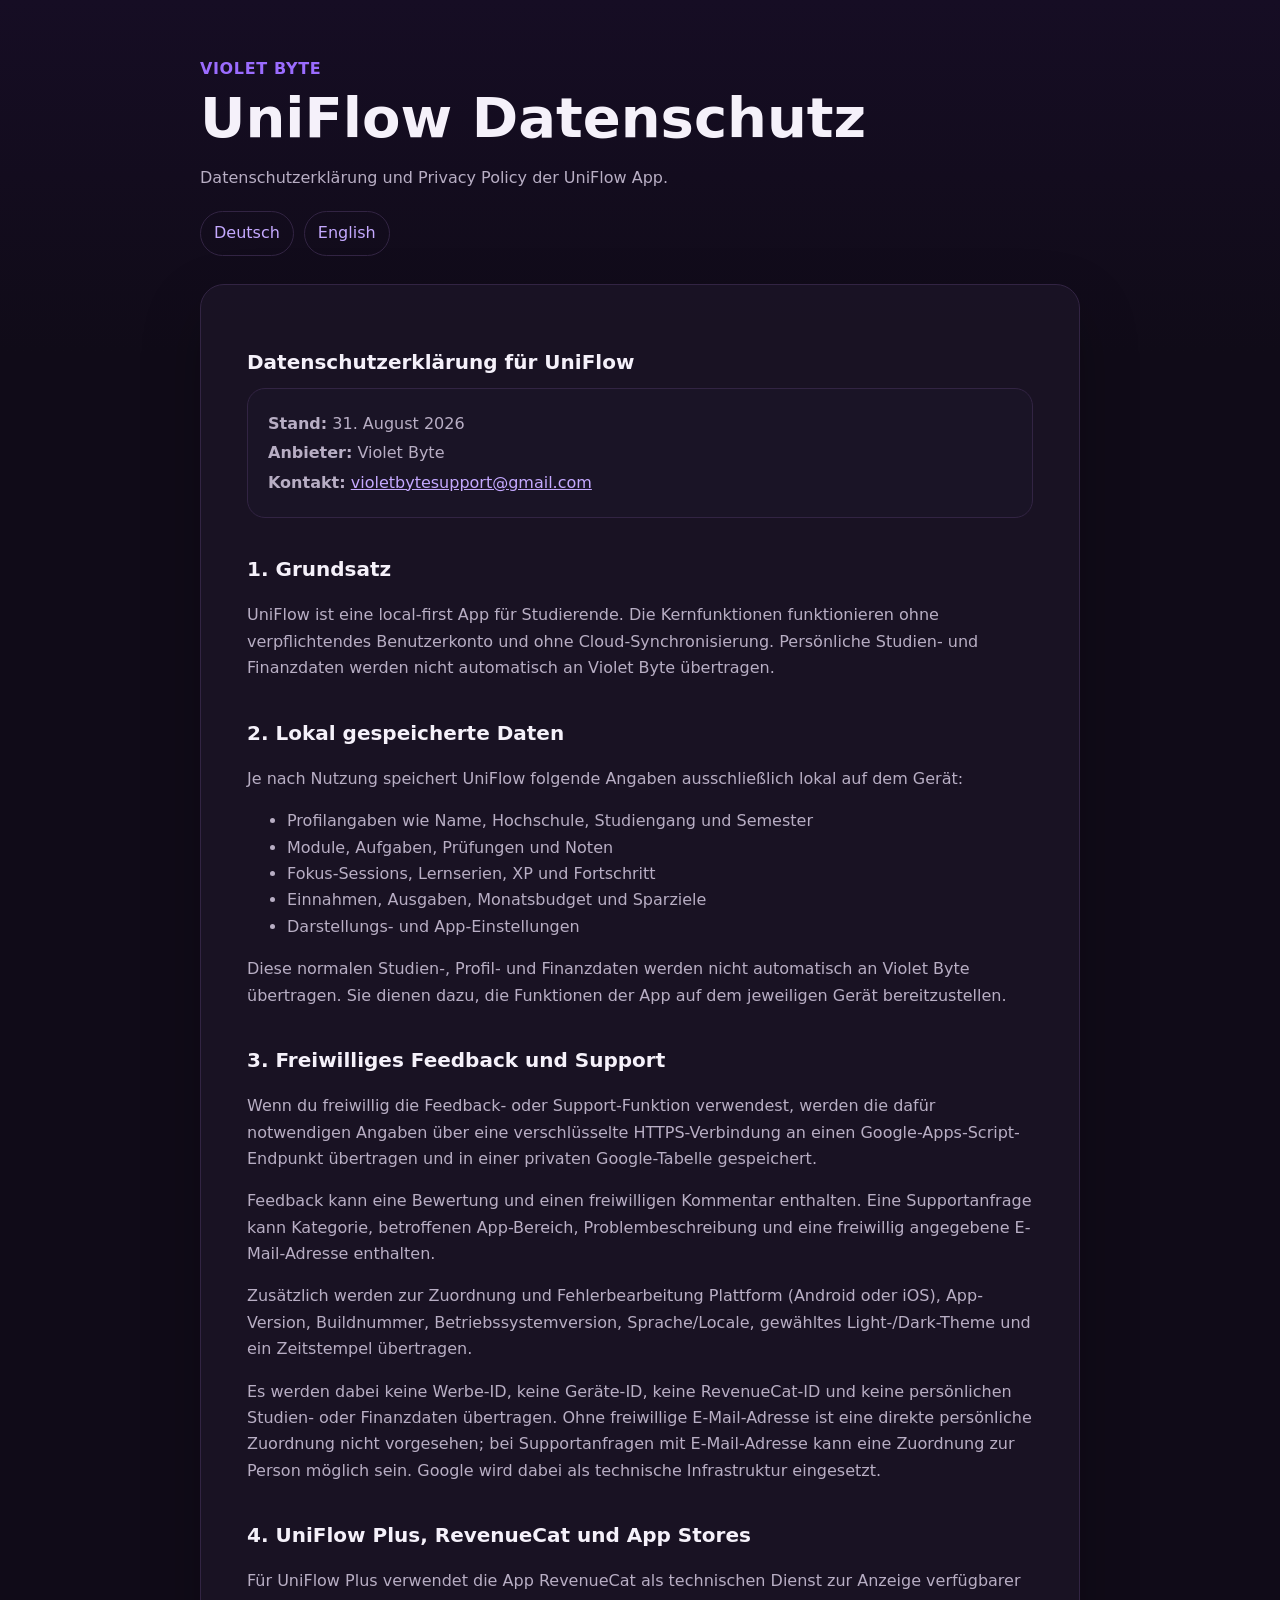
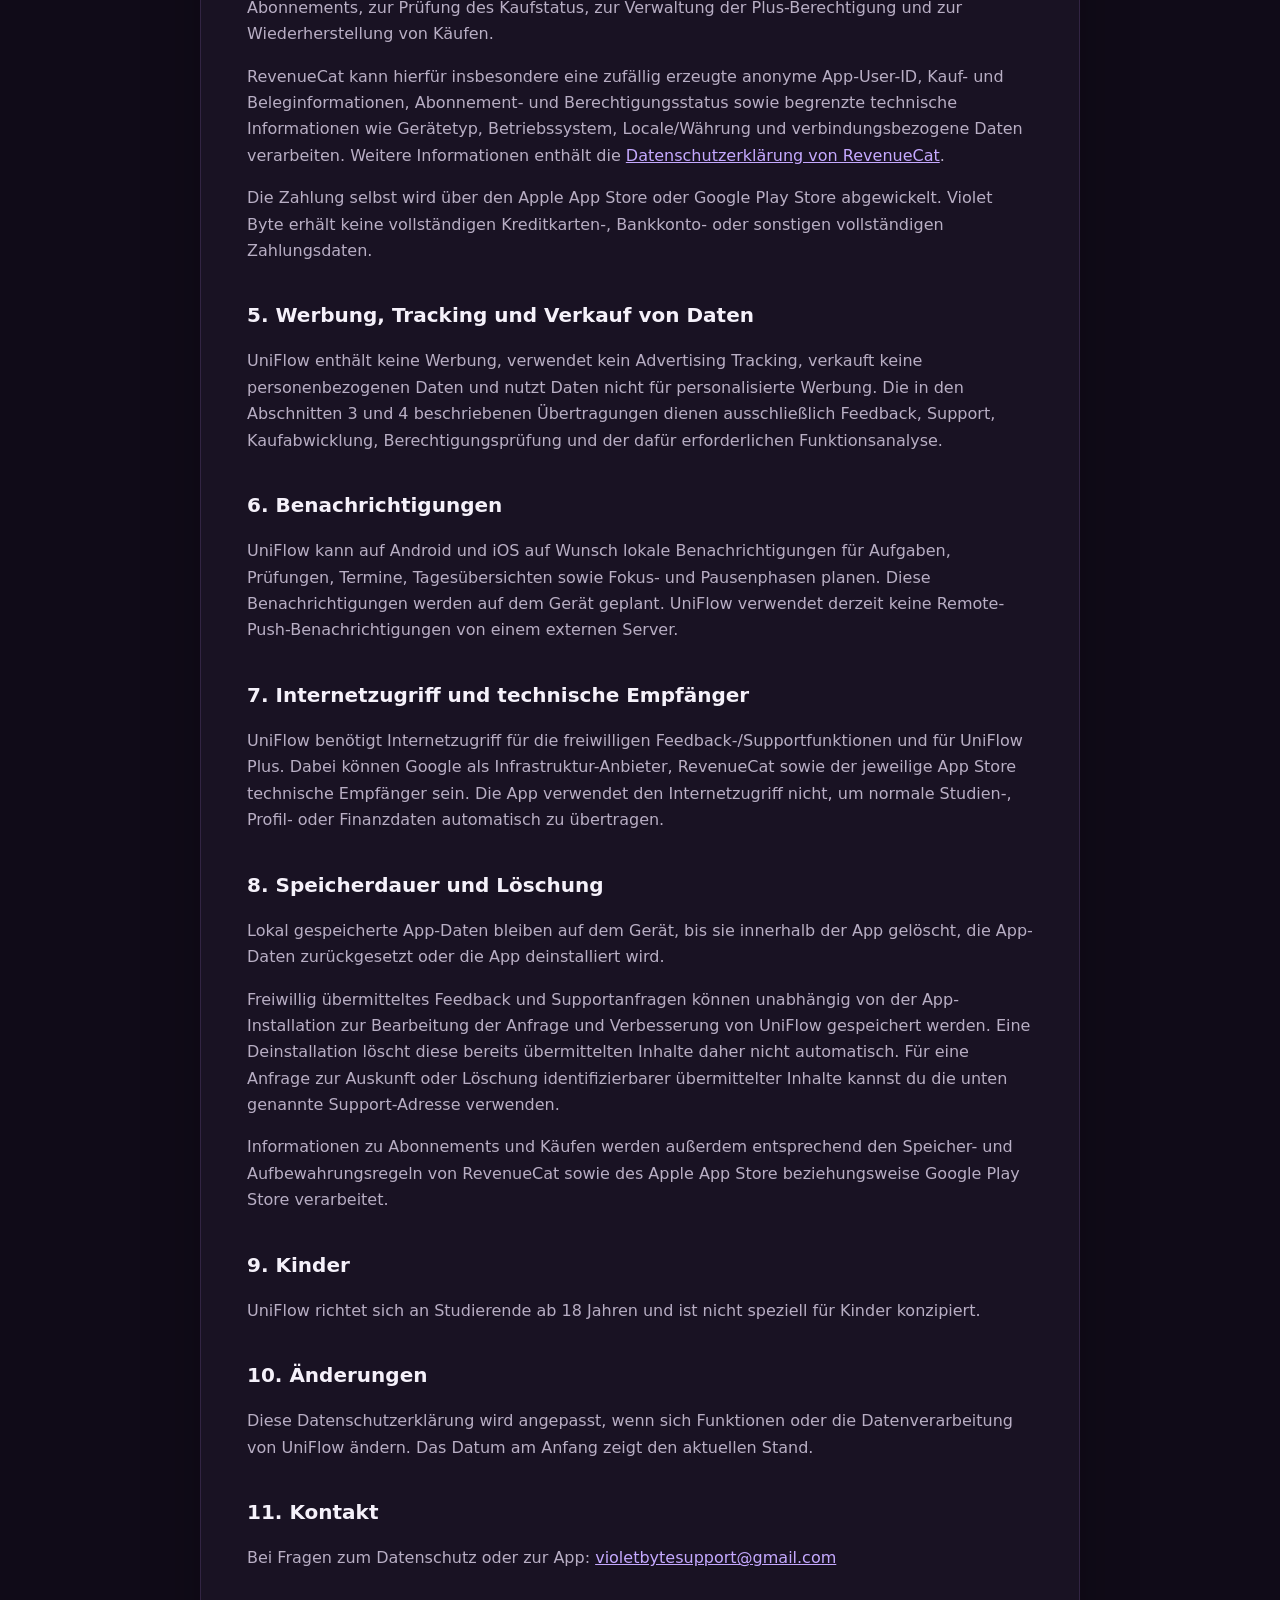
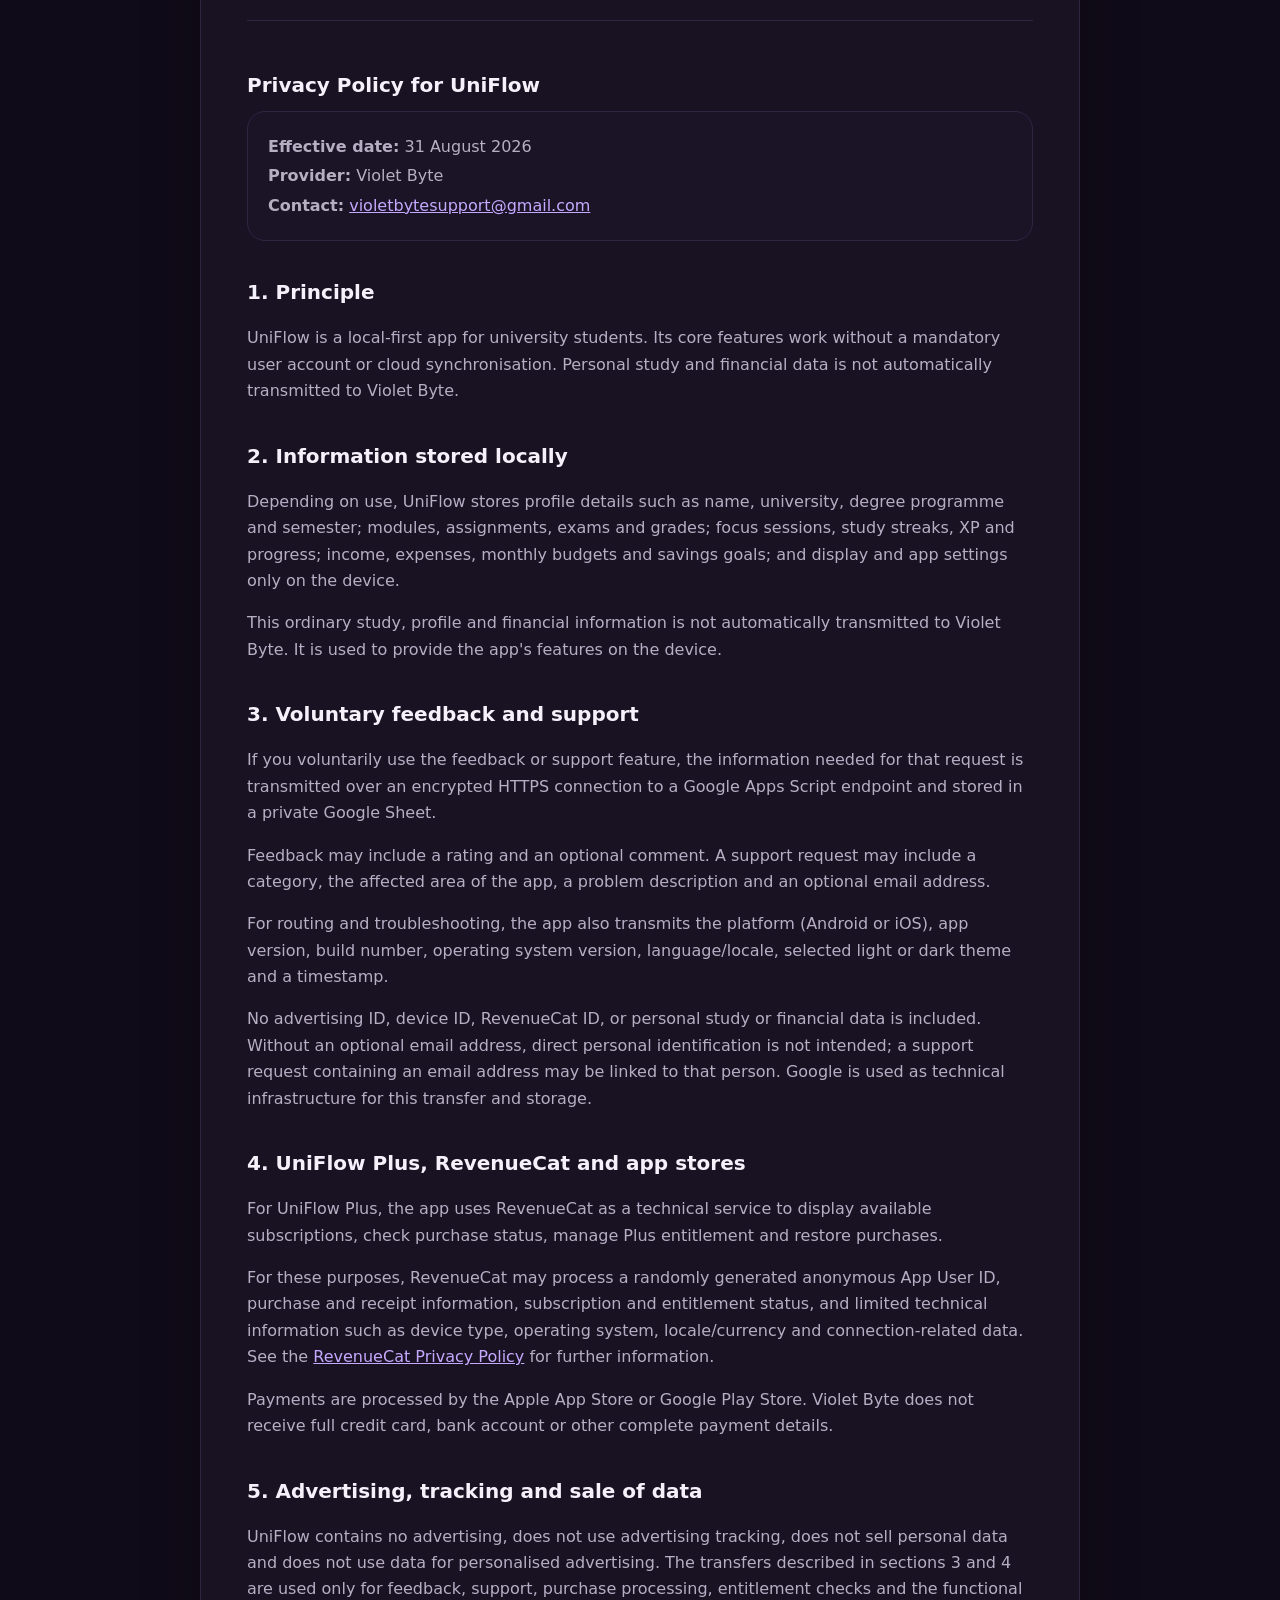
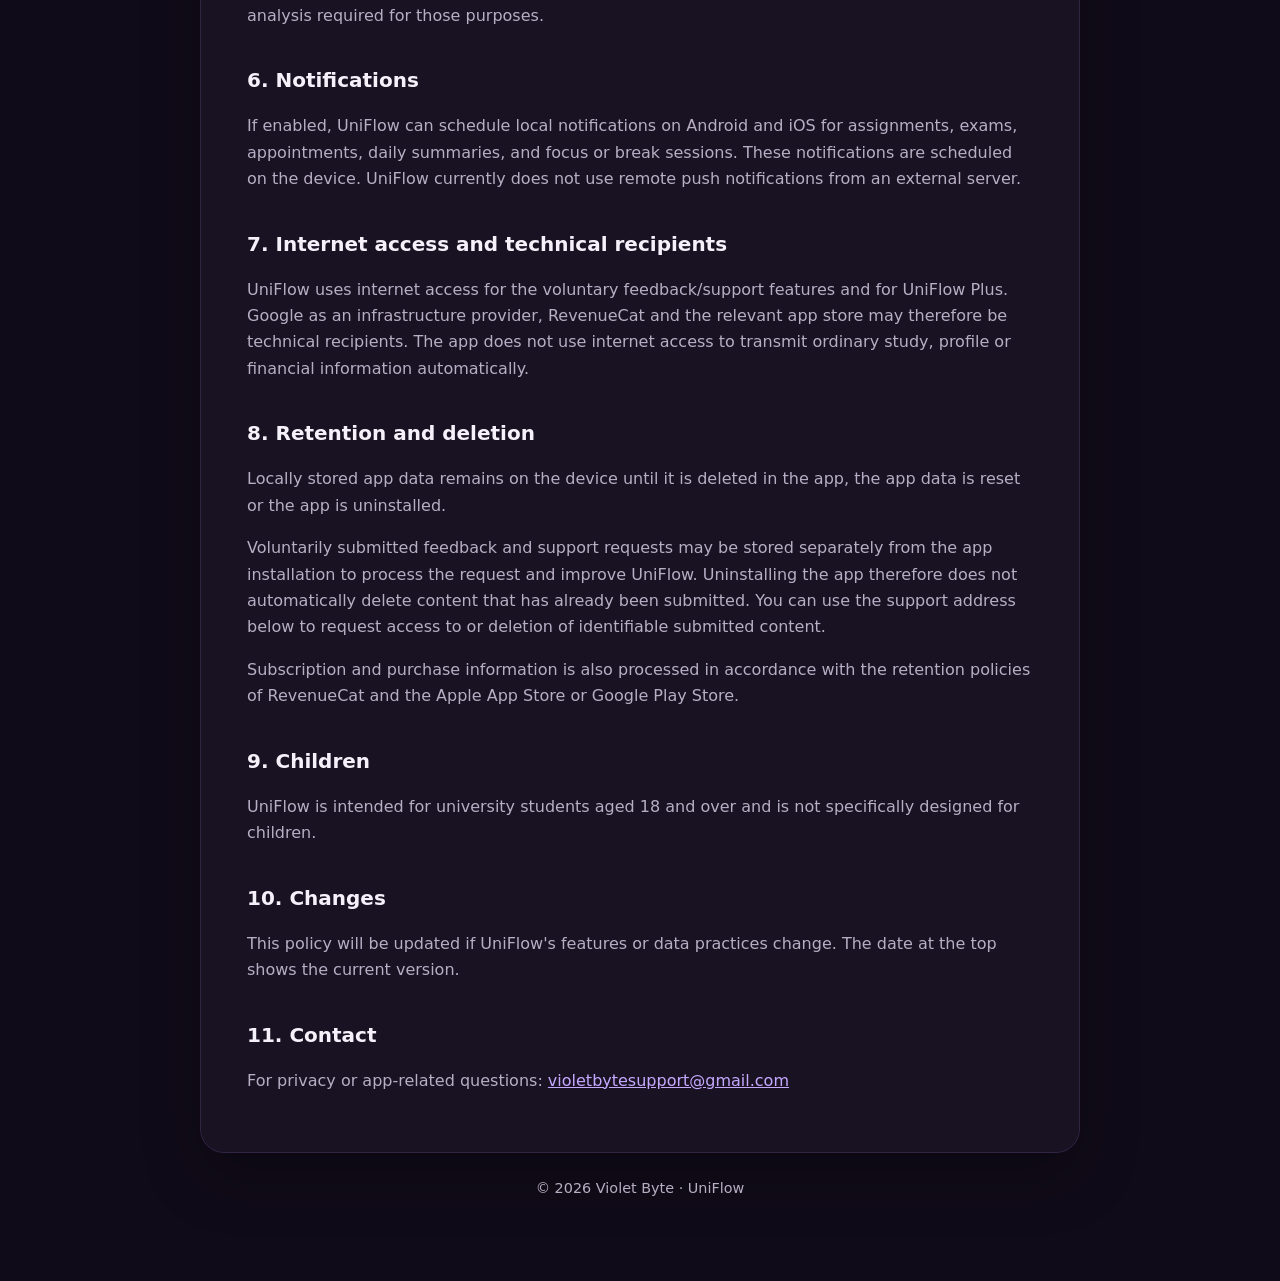
<file: index.html>
<!doctype html>
<html lang="de">
<head>
  <meta charset="utf-8">
  <meta name="viewport" content="width=device-width, initial-scale=1">
  <meta name="description" content="Datenschutzerklärung der UniFlow App von Violet Byte">
  <title>UniFlow – Datenschutzerklärung</title>
  <style>
    :root { color-scheme: dark; --bg:#100b18; --card:#1b1427; --line:#322443; --text:#f5f1fa; --muted:#b8aec4; --accent:#9b6cff; }
    * { box-sizing: border-box; }
    body { margin:0; background:linear-gradient(180deg,#160d24 0,var(--bg) 22rem); color:var(--text); font:16px/1.65 system-ui,-apple-system,"Segoe UI",sans-serif; }
    main { width:min(880px,calc(100% - 32px)); margin:0 auto; padding:56px 0 80px; }
    header { margin-bottom:28px; }
    .brand { color:var(--accent); font-weight:800; letter-spacing:.04em; }
    h1 { margin:.3rem 0 .4rem; font-size:clamp(2rem,6vw,3.5rem); line-height:1.1; }
    h2 { margin:2.2rem 0 .6rem; font-size:1.25rem; }
    p,li { color:var(--muted); }
    .meta { padding:18px 20px; border:1px solid var(--line); border-radius:18px; background:rgba(27,20,39,.9); }
    .meta p { margin:.2rem 0; }
    article { padding:26px clamp(20px,5vw,46px) 42px; border:1px solid var(--line); border-radius:24px; background:rgba(27,20,39,.82); box-shadow:0 24px 60px rgba(0,0,0,.22); }
    a { color:#c5a9ff; }
    nav { display:flex; gap:10px; margin:20px 0; }
    nav a { padding:8px 13px; border:1px solid var(--line); border-radius:999px; text-decoration:none; }
    hr { margin:48px 0; border:0; border-top:1px solid var(--line); }
    footer { margin-top:24px; color:var(--muted); text-align:center; font-size:.9rem; }
  </style>
</head>
<body>
  <main>
    <header>
      <div class="brand">VIOLET BYTE</div>
      <h1>UniFlow Datenschutz</h1>
      <p>Datenschutzerklärung und Privacy Policy der UniFlow App.</p>
      <nav aria-label="Sprachauswahl"><a href="#de">Deutsch</a><a href="#en">English</a></nav>
    </header>

    <article>
      <section id="de" lang="de">
        <h2>Datenschutzerklärung für UniFlow</h2>
        <div class="meta">
          <p><strong>Stand:</strong> 31. August 2026</p>
          <p><strong>Anbieter:</strong> Violet Byte</p>
          <p><strong>Kontakt:</strong> <a href="mailto:violetbytesupport@gmail.com">violetbytesupport@gmail.com</a></p>
        </div>

        <h2>1. Grundsatz</h2>
        <p>UniFlow ist eine local-first App für Studierende. Die Kernfunktionen funktionieren ohne verpflichtendes Benutzerkonto und ohne Cloud-Synchronisierung. Persönliche Studien- und Finanzdaten werden nicht automatisch an Violet Byte übertragen.</p>

        <h2>2. Lokal gespeicherte Daten</h2>
        <p>Je nach Nutzung speichert UniFlow folgende Angaben ausschließlich lokal auf dem Gerät:</p>
        <ul>
          <li>Profilangaben wie Name, Hochschule, Studiengang und Semester</li>
          <li>Module, Aufgaben, Prüfungen und Noten</li>
          <li>Fokus-Sessions, Lernserien, XP und Fortschritt</li>
          <li>Einnahmen, Ausgaben, Monatsbudget und Sparziele</li>
          <li>Darstellungs- und App-Einstellungen</li>
        </ul>
        <p>Diese normalen Studien-, Profil- und Finanzdaten werden nicht automatisch an Violet Byte übertragen. Sie dienen dazu, die Funktionen der App auf dem jeweiligen Gerät bereitzustellen.</p>

        <h2>3. Freiwilliges Feedback und Support</h2>
        <p>Wenn du freiwillig die Feedback- oder Support-Funktion verwendest, werden die dafür notwendigen Angaben über eine verschlüsselte HTTPS-Verbindung an einen Google-Apps-Script-Endpunkt übertragen und in einer privaten Google-Tabelle gespeichert.</p>
        <p>Feedback kann eine Bewertung und einen freiwilligen Kommentar enthalten. Eine Supportanfrage kann Kategorie, betroffenen App-Bereich, Problembeschreibung und eine freiwillig angegebene E-Mail-Adresse enthalten.</p>
        <p>Zusätzlich werden zur Zuordnung und Fehlerbearbeitung Plattform (Android oder iOS), App-Version, Buildnummer, Betriebssystemversion, Sprache/Locale, gewähltes Light-/Dark-Theme und ein Zeitstempel übertragen.</p>
        <p>Es werden dabei keine Werbe-ID, keine Geräte-ID, keine RevenueCat-ID und keine persönlichen Studien- oder Finanzdaten übertragen. Ohne freiwillige E-Mail-Adresse ist eine direkte persönliche Zuordnung nicht vorgesehen; bei Supportanfragen mit E-Mail-Adresse kann eine Zuordnung zur Person möglich sein. Google wird dabei als technische Infrastruktur eingesetzt.</p>

        <h2>4. UniFlow Plus, RevenueCat und App Stores</h2>
        <p>Für UniFlow Plus verwendet die App RevenueCat als technischen Dienst zur Anzeige verfügbarer Abonnements, zur Prüfung des Kaufstatus, zur Verwaltung der Plus-Berechtigung und zur Wiederherstellung von Käufen.</p>
        <p>RevenueCat kann hierfür insbesondere eine zufällig erzeugte anonyme App-User-ID, Kauf- und Beleginformationen, Abonnement- und Berechtigungsstatus sowie begrenzte technische Informationen wie Gerätetyp, Betriebssystem, Locale/Währung und verbindungsbezogene Daten verarbeiten. Weitere Informationen enthält die <a href="https://www.revenuecat.com/privacy/" rel="noopener noreferrer">Datenschutzerklärung von RevenueCat</a>.</p>
        <p>Die Zahlung selbst wird über den Apple App Store oder Google Play Store abgewickelt. Violet Byte erhält keine vollständigen Kreditkarten-, Bankkonto- oder sonstigen vollständigen Zahlungsdaten.</p>

        <h2>5. Werbung, Tracking und Verkauf von Daten</h2>
        <p>UniFlow enthält keine Werbung, verwendet kein Advertising Tracking, verkauft keine personenbezogenen Daten und nutzt Daten nicht für personalisierte Werbung. Die in den Abschnitten 3 und 4 beschriebenen Übertragungen dienen ausschließlich Feedback, Support, Kaufabwicklung, Berechtigungsprüfung und der dafür erforderlichen Funktionsanalyse.</p>

        <h2>6. Benachrichtigungen</h2>
        <p>UniFlow kann auf Android und iOS auf Wunsch lokale Benachrichtigungen für Aufgaben, Prüfungen, Termine, Tagesübersichten sowie Fokus- und Pausenphasen planen. Diese Benachrichtigungen werden auf dem Gerät geplant. UniFlow verwendet derzeit keine Remote-Push-Benachrichtigungen von einem externen Server.</p>

        <h2>7. Internetzugriff und technische Empfänger</h2>
        <p>UniFlow benötigt Internetzugriff für die freiwilligen Feedback-/Supportfunktionen und für UniFlow Plus. Dabei können Google als Infrastruktur-Anbieter, RevenueCat sowie der jeweilige App Store technische Empfänger sein. Die App verwendet den Internetzugriff nicht, um normale Studien-, Profil- oder Finanzdaten automatisch zu übertragen.</p>

        <h2>8. Speicherdauer und Löschung</h2>
        <p>Lokal gespeicherte App-Daten bleiben auf dem Gerät, bis sie innerhalb der App gelöscht, die App-Daten zurückgesetzt oder die App deinstalliert wird.</p>
        <p>Freiwillig übermitteltes Feedback und Supportanfragen können unabhängig von der App-Installation zur Bearbeitung der Anfrage und Verbesserung von UniFlow gespeichert werden. Eine Deinstallation löscht diese bereits übermittelten Inhalte daher nicht automatisch. Für eine Anfrage zur Auskunft oder Löschung identifizierbarer übermittelter Inhalte kannst du die unten genannte Support-Adresse verwenden.</p>
        <p>Informationen zu Abonnements und Käufen werden außerdem entsprechend den Speicher- und Aufbewahrungsregeln von RevenueCat sowie des Apple App Store beziehungsweise Google Play Store verarbeitet.</p>

        <h2>9. Kinder</h2>
        <p>UniFlow richtet sich an Studierende ab 18 Jahren und ist nicht speziell für Kinder konzipiert.</p>

        <h2>10. Änderungen</h2>
        <p>Diese Datenschutzerklärung wird angepasst, wenn sich Funktionen oder die Datenverarbeitung von UniFlow ändern. Das Datum am Anfang zeigt den aktuellen Stand.</p>

        <h2>11. Kontakt</h2>
        <p>Bei Fragen zum Datenschutz oder zur App: <a href="mailto:violetbytesupport@gmail.com">violetbytesupport@gmail.com</a></p>
      </section>

      <hr>

      <section id="en" lang="en">
        <h2>Privacy Policy for UniFlow</h2>
        <div class="meta">
          <p><strong>Effective date:</strong> 31 August 2026</p>
          <p><strong>Provider:</strong> Violet Byte</p>
          <p><strong>Contact:</strong> <a href="mailto:violetbytesupport@gmail.com">violetbytesupport@gmail.com</a></p>
        </div>

        <h2>1. Principle</h2>
        <p>UniFlow is a local-first app for university students. Its core features work without a mandatory user account or cloud synchronisation. Personal study and financial data is not automatically transmitted to Violet Byte.</p>

        <h2>2. Information stored locally</h2>
        <p>Depending on use, UniFlow stores profile details such as name, university, degree programme and semester; modules, assignments, exams and grades; focus sessions, study streaks, XP and progress; income, expenses, monthly budgets and savings goals; and display and app settings only on the device.</p>
        <p>This ordinary study, profile and financial information is not automatically transmitted to Violet Byte. It is used to provide the app's features on the device.</p>

        <h2>3. Voluntary feedback and support</h2>
        <p>If you voluntarily use the feedback or support feature, the information needed for that request is transmitted over an encrypted HTTPS connection to a Google Apps Script endpoint and stored in a private Google Sheet.</p>
        <p>Feedback may include a rating and an optional comment. A support request may include a category, the affected area of the app, a problem description and an optional email address.</p>
        <p>For routing and troubleshooting, the app also transmits the platform (Android or iOS), app version, build number, operating system version, language/locale, selected light or dark theme and a timestamp.</p>
        <p>No advertising ID, device ID, RevenueCat ID, or personal study or financial data is included. Without an optional email address, direct personal identification is not intended; a support request containing an email address may be linked to that person. Google is used as technical infrastructure for this transfer and storage.</p>

        <h2>4. UniFlow Plus, RevenueCat and app stores</h2>
        <p>For UniFlow Plus, the app uses RevenueCat as a technical service to display available subscriptions, check purchase status, manage Plus entitlement and restore purchases.</p>
        <p>For these purposes, RevenueCat may process a randomly generated anonymous App User ID, purchase and receipt information, subscription and entitlement status, and limited technical information such as device type, operating system, locale/currency and connection-related data. See the <a href="https://www.revenuecat.com/privacy/" rel="noopener noreferrer">RevenueCat Privacy Policy</a> for further information.</p>
        <p>Payments are processed by the Apple App Store or Google Play Store. Violet Byte does not receive full credit card, bank account or other complete payment details.</p>

        <h2>5. Advertising, tracking and sale of data</h2>
        <p>UniFlow contains no advertising, does not use advertising tracking, does not sell personal data and does not use data for personalised advertising. The transfers described in sections 3 and 4 are used only for feedback, support, purchase processing, entitlement checks and the functional analysis required for those purposes.</p>

        <h2>6. Notifications</h2>
        <p>If enabled, UniFlow can schedule local notifications on Android and iOS for assignments, exams, appointments, daily summaries, and focus or break sessions. These notifications are scheduled on the device. UniFlow currently does not use remote push notifications from an external server.</p>

        <h2>7. Internet access and technical recipients</h2>
        <p>UniFlow uses internet access for the voluntary feedback/support features and for UniFlow Plus. Google as an infrastructure provider, RevenueCat and the relevant app store may therefore be technical recipients. The app does not use internet access to transmit ordinary study, profile or financial information automatically.</p>

        <h2>8. Retention and deletion</h2>
        <p>Locally stored app data remains on the device until it is deleted in the app, the app data is reset or the app is uninstalled.</p>
        <p>Voluntarily submitted feedback and support requests may be stored separately from the app installation to process the request and improve UniFlow. Uninstalling the app therefore does not automatically delete content that has already been submitted. You can use the support address below to request access to or deletion of identifiable submitted content.</p>
        <p>Subscription and purchase information is also processed in accordance with the retention policies of RevenueCat and the Apple App Store or Google Play Store.</p>

        <h2>9. Children</h2>
        <p>UniFlow is intended for university students aged 18 and over and is not specifically designed for children.</p>

        <h2>10. Changes</h2>
        <p>This policy will be updated if UniFlow's features or data practices change. The date at the top shows the current version.</p>

        <h2>11. Contact</h2>
        <p>For privacy or app-related questions: <a href="mailto:violetbytesupport@gmail.com">violetbytesupport@gmail.com</a></p>
      </section>
    </article>
    <footer>© 2026 Violet Byte · UniFlow</footer>
  </main>
</body>
</html>
</file>
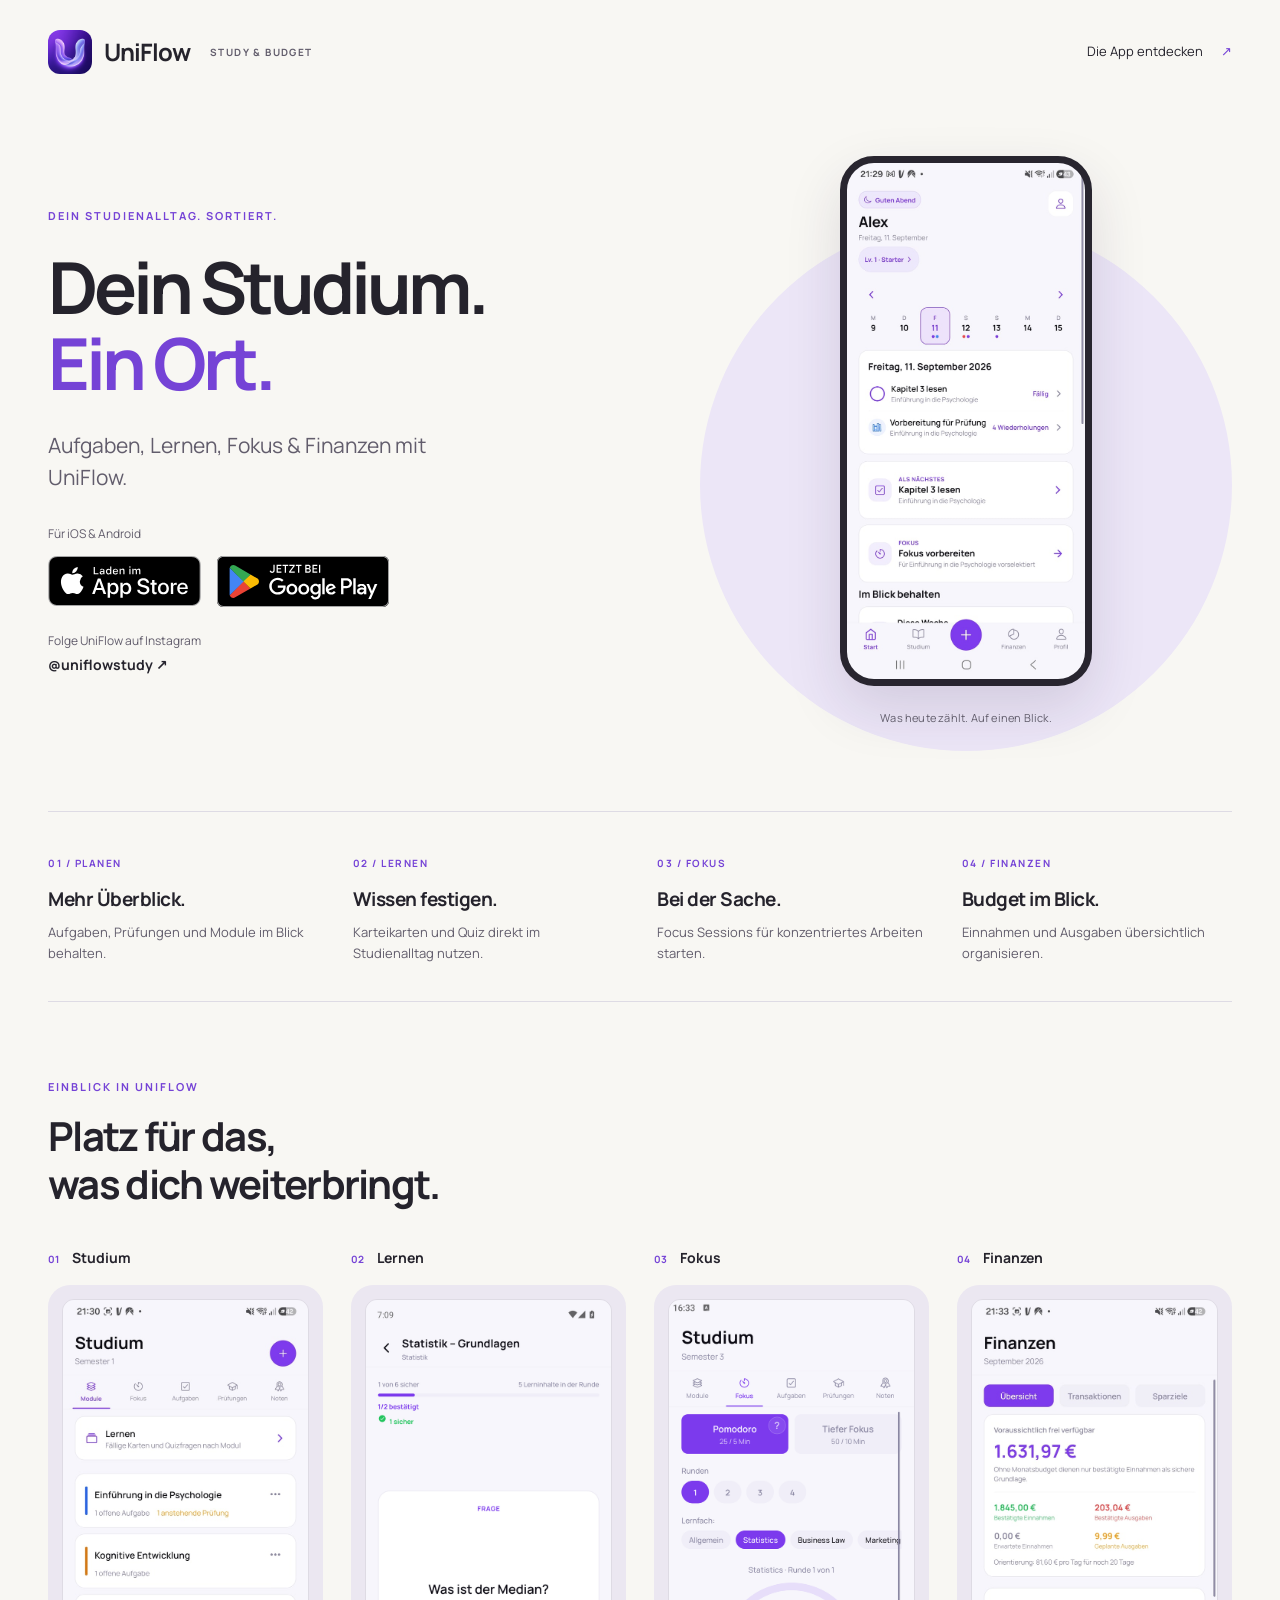
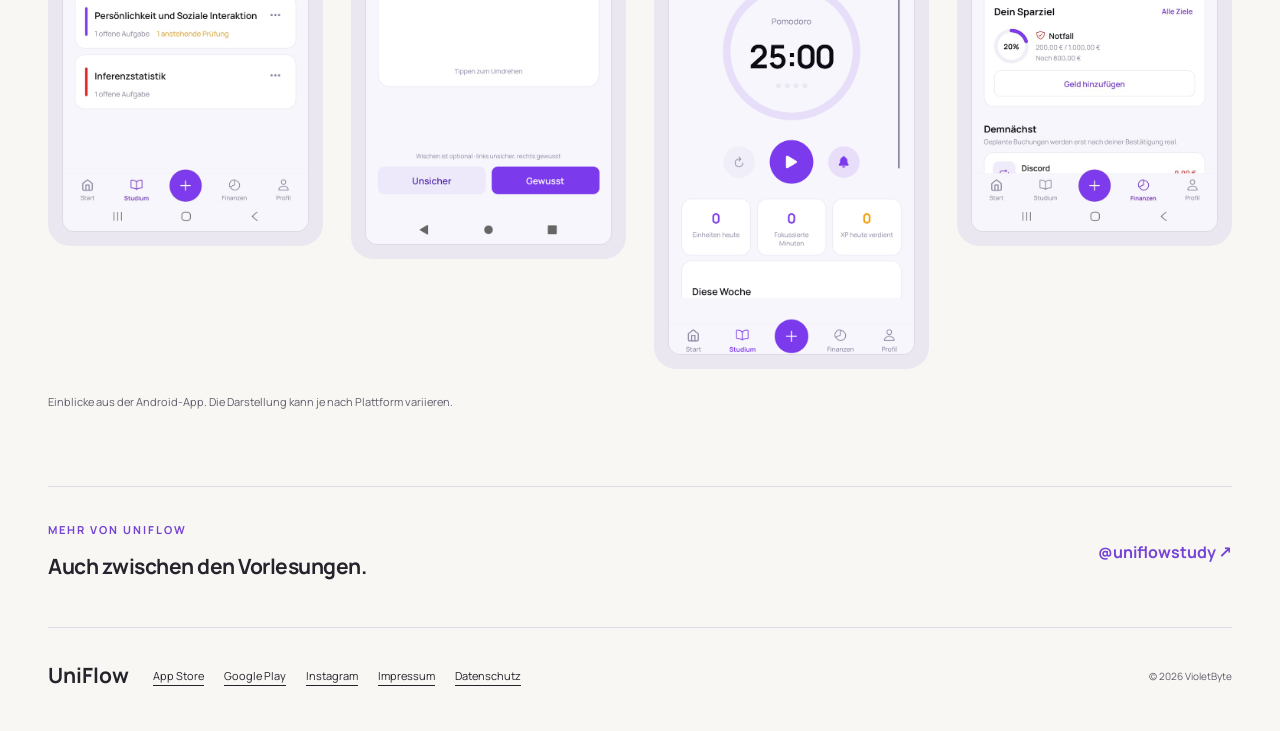
<file: uniflowstudy/index.html>
<!doctype html>
<html lang="de">
<head>
<meta charset="utf-8"><meta name="viewport" content="width=device-width,initial-scale=1">
<meta name="referrer" content="no-referrer">
<title>UniFlow | Study &amp; Budget</title>
<meta name="description" content="UniFlow bringt Aufgaben, Lernen, Fokus und studentische Finanzen an einen Ort. Für iOS und Android.">
<meta property="og:title" content="UniFlow | Study &amp; Budget"><meta property="og:description" content="UniFlow bringt Aufgaben, Lernen, Fokus und studentische Finanzen an einen Ort. Für iOS und Android.">
<meta property="og:type" content="website"><meta property="og:locale" content="de_DE">
<meta property="og:url" content="https://abaddon-py.github.io/uniflow-privacy/uniflowstudy/">
<meta property="og:image" content="https://abaddon-py.github.io/uniflow-privacy/uniflowstudy/assets/icon.png">
<meta property="og:image:alt" content="UniFlow App-Icon">
<link rel="canonical" href="https://abaddon-py.github.io/uniflow-privacy/uniflowstudy/">
<link rel="icon" href="assets/icon.png"><link rel="stylesheet" href="style.css">
</head>
<body>
<a class="skip" href="#main">Zum Inhalt</a>
<header class="top wrap"><a class="brand" href="./"><img src="assets/icon.png" alt="" width="44" height="44">UniFlow<span>STUDY &amp; BUDGET</span></a><a class="nav-link" href="#einblicke">Die App entdecken <span aria-hidden="true">↗</span></a></header>
<main id="main">
<section class="hero wrap" aria-labelledby="hero-title">
 <div class="hero-copy"><p class="eyebrow">DEIN STUDIENALLTAG. SORTIERT.</p><h1 id="hero-title">Dein Studium.<br><span>Ein Ort.</span></h1><p class="intro">Aufgaben, Lernen, Fokus &amp; Finanzen mit UniFlow.</p><p class="platform">Für iOS &amp; Android</p>
 <div class="badges"><a href="https://apps.apple.com/de/app/uniflow-study-budget/id6804633193" aria-label="UniFlow im App Store herunterladen"><img src="assets/app-store-de.svg" alt="Laden im App Store" width="152" height="51"></a><a href="https://play.google.com/store/apps/details?id=com.renatahmadi.uniflow" aria-label="UniFlow bei Google Play herunterladen"><img src="assets/google-play-de.svg" alt="Jetzt bei Google Play" width="172" height="51"></a></div>
 <a class="instagram" href="https://www.instagram.com/uniflowstudy/">Folge UniFlow auf Instagram <strong>@uniflowstudy ↗</strong></a></div>
 <div class="hero-visual"><div class="orbit" aria-hidden="true"></div><div class="phone"><img class="app-screen" src="assets/home.jpg" alt="UniFlow Home mit Tagesübersicht, Aufgaben und nächsten Schritten" width="1080" height="2340" fetchpriority="high"></div><span class="visual-caption">Was heute zählt. Auf einen Blick.</span></div>
</section>
<section class="features wrap" aria-label="Was UniFlow zusammenbringt">
 <article><span class="number">01 / PLANEN</span><h2>Mehr Überblick.</h2><p>Aufgaben, Prüfungen und Module im Blick behalten.</p></article>
 <article><span class="number">02 / LERNEN</span><h2>Wissen festigen.</h2><p>Karteikarten und Quiz direkt im Studienalltag nutzen.</p></article>
 <article><span class="number">03 / FOKUS</span><h2>Bei der Sache.</h2><p>Focus Sessions für konzentriertes Arbeiten starten.</p></article>
 <article><span class="number">04 / FINANZEN</span><h2>Budget im Blick.</h2><p>Einnahmen und Ausgaben übersichtlich organisieren.</p></article>
</section>
<section class="gallery wrap" id="einblicke" aria-labelledby="gallery-title"><div class="section-heading"><p class="eyebrow">EINBLICK IN UNIFLOW</p><h2 id="gallery-title">Platz für das,<br>was dich weiterbringt.</h2></div>
 <div class="screens">
 <figure><figcaption><span>01</span> Studium</figcaption><div class="screen-frame"><img class="app-screen" src="assets/study.jpg" alt="Studium: Übersicht der Module mit Fortschritt" width="1080" height="2340" loading="lazy"></div></figure>
 <figure><figcaption><span>02</span> Lernen</figcaption><div class="screen-frame"><img class="app-screen" src="assets/learning.png" alt="Learning Home: fällige Lernkarten und Wiederholungen" width="1080" height="2340" loading="lazy"></div></figure>
 <figure><figcaption><span>03</span> Fokus</figcaption><div class="screen-frame"><img class="app-screen" src="assets/focus.png" alt="Focus Session mit Timer-Ring und Session-Steuerung" width="1080" height="2340" loading="lazy"></div></figure>
 <figure><figcaption><span>04</span> Finanzen</figcaption><div class="screen-frame"><img class="app-screen" src="assets/finance.jpg" alt="Finanzübersicht mit Budget, Einnahmen und Ausgaben" width="1080" height="2340" loading="lazy"></div></figure>
 </div><p class="screen-note">Einblicke aus der Android-App. Die Darstellung kann je nach Plattform variieren.</p>
</section>
<section class="social wrap"><div><p class="eyebrow">MEHR VON UNIFLOW</p><h2>Auch zwischen den Vorlesungen.</h2></div><a href="https://www.instagram.com/uniflowstudy/">@uniflowstudy <span aria-hidden="true">↗</span></a></section>
</main>
<footer class="footer wrap"><a class="wordmark" href="./">UniFlow</a><nav aria-label="Footer"><a href="https://apps.apple.com/de/app/uniflow-study-budget/id6804633193">App Store</a><a href="https://play.google.com/store/apps/details?id=com.renatahmadi.uniflow">Google Play</a><a href="https://www.instagram.com/uniflowstudy/">Instagram</a><a href="impressum.html">Impressum</a><a href="datenschutz.html">Datenschutz</a></nav><small>© 2026 VioletByte</small></footer>
</body></html>
</file>
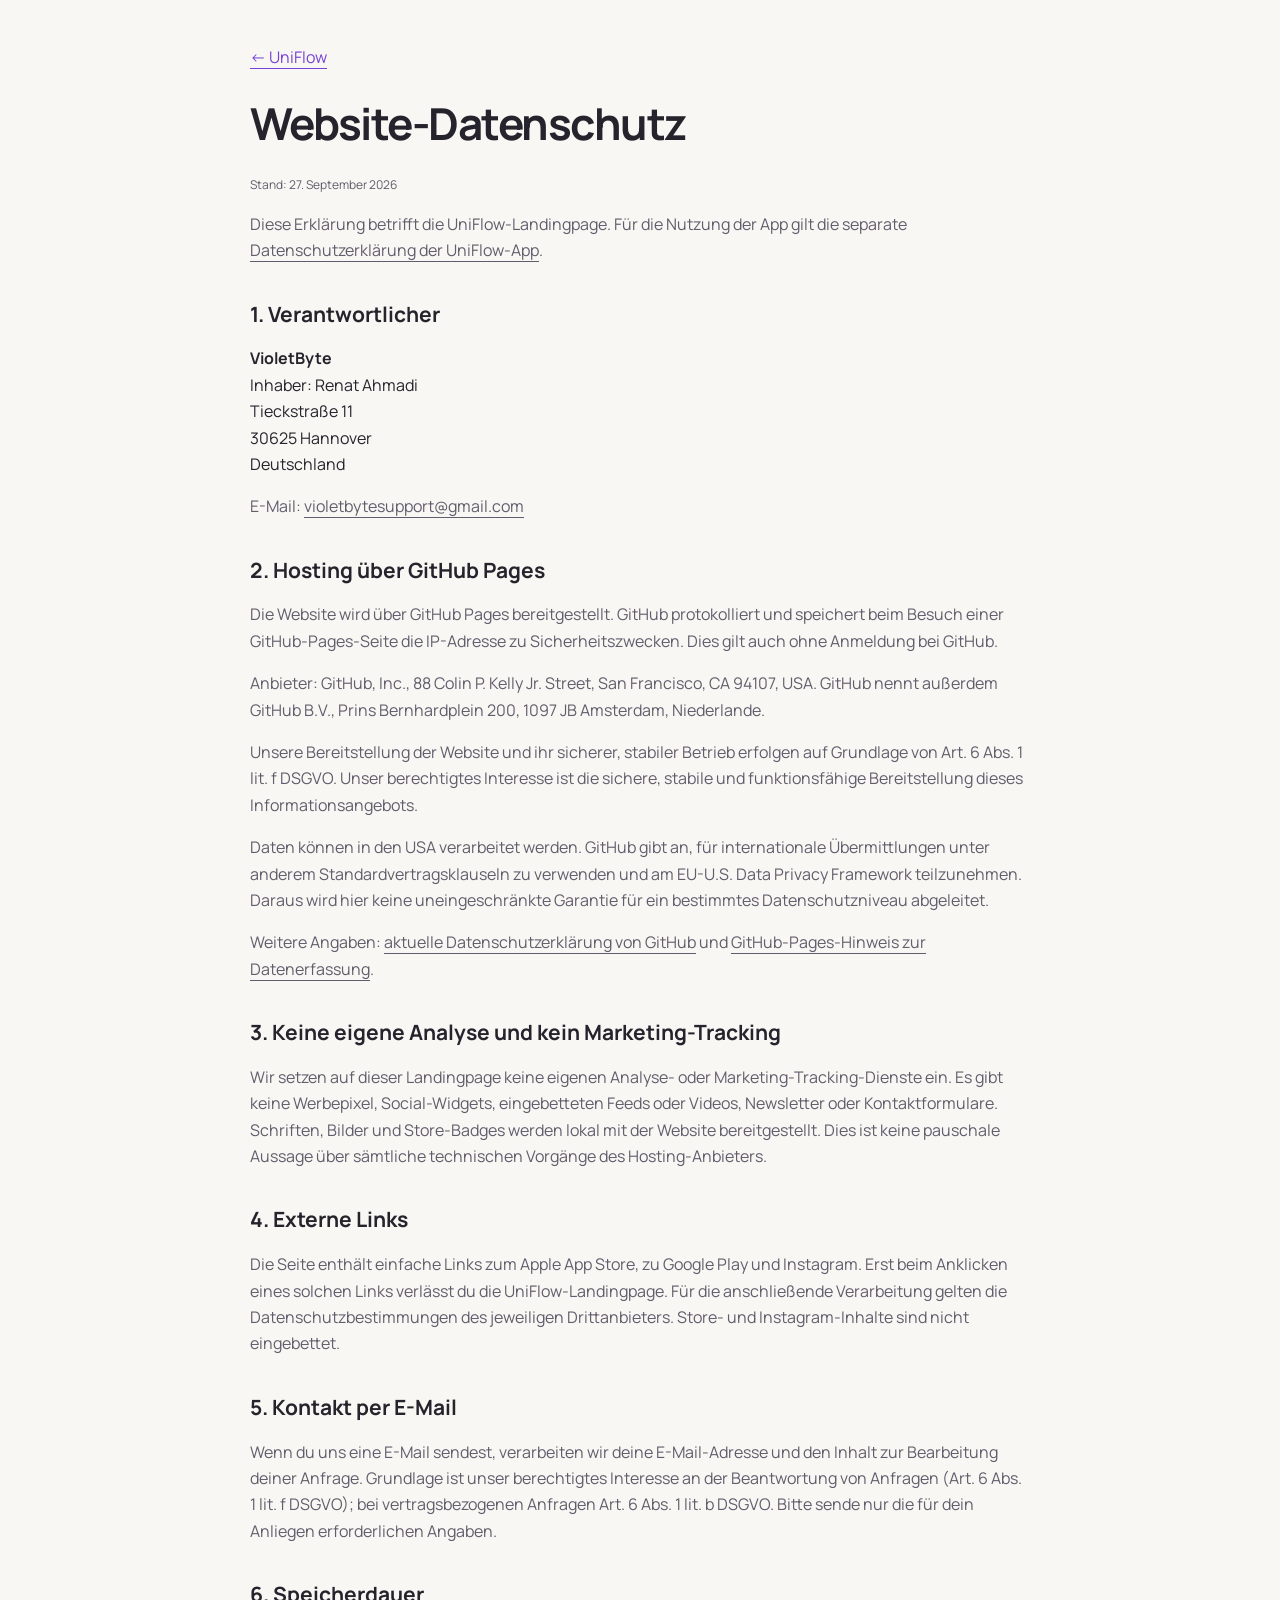
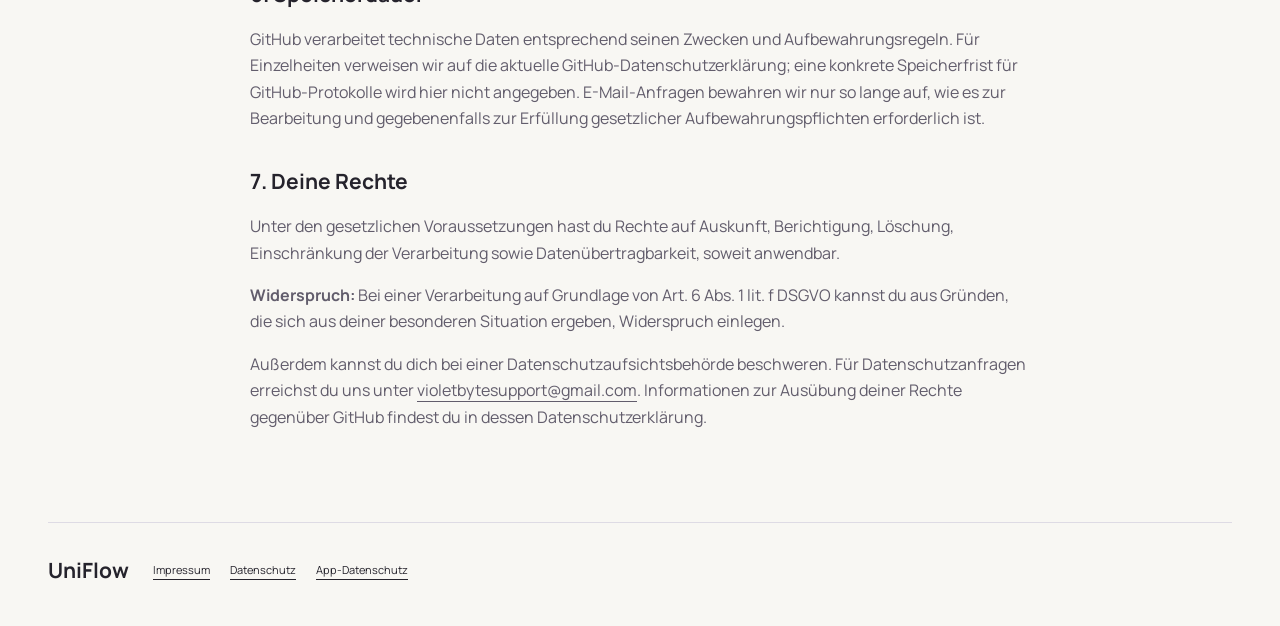
<file: uniflowstudy/datenschutz.html>
<!doctype html><html lang="de"><head><meta charset="utf-8"><meta name="viewport" content="width=device-width,initial-scale=1"><meta name="referrer" content="no-referrer"><title>Website-Datenschutz | UniFlow</title><link rel="icon" href="assets/icon.png"><link rel="stylesheet" href="style.css"></head><body><main class="legal wrap"><a class="back" href="./">← UniFlow</a><h1>Website-Datenschutz</h1><p class="date">Stand: 27. September 2026</p><p>Diese Erklärung betrifft die UniFlow-Landingpage. Für die Nutzung der App gilt die separate <a href="https://abaddon-py.github.io/uniflow-privacy/">Datenschutzerklärung der UniFlow-App</a>.</p>
<h2>1. Verantwortlicher</h2><address><strong>VioletByte</strong><br>Inhaber: Renat Ahmadi<br>Tieckstraße 11<br>30625 Hannover<br>Deutschland</address><p>E-Mail: <a href="mailto:violetbytesupport@gmail.com">violetbytesupport@gmail.com</a></p>
<h2>2. Hosting über GitHub Pages</h2><p>Die Website wird über GitHub Pages bereitgestellt. GitHub protokolliert und speichert beim Besuch einer GitHub-Pages-Seite die IP-Adresse zu Sicherheitszwecken. Dies gilt auch ohne Anmeldung bei GitHub.</p><p>Anbieter: GitHub, Inc., 88 Colin P. Kelly Jr. Street, San Francisco, CA 94107, USA. GitHub nennt außerdem GitHub B.V., Prins Bernhardplein 200, 1097 JB Amsterdam, Niederlande.</p><p>Unsere Bereitstellung der Website und ihr sicherer, stabiler Betrieb erfolgen auf Grundlage von Art. 6 Abs. 1 lit. f DSGVO. Unser berechtigtes Interesse ist die sichere, stabile und funktionsfähige Bereitstellung dieses Informationsangebots.</p><p>Daten können in den USA verarbeitet werden. GitHub gibt an, für internationale Übermittlungen unter anderem Standardvertragsklauseln zu verwenden und am EU-U.S. Data Privacy Framework teilzunehmen. Daraus wird hier keine uneingeschränkte Garantie für ein bestimmtes Datenschutzniveau abgeleitet.</p><p>Weitere Angaben: <a href="https://docs.github.com/en/site-policy/privacy-policies/github-general-privacy-statement">aktuelle Datenschutzerklärung von GitHub</a> und <a href="https://docs.github.com/en/pages/getting-started-with-github-pages/what-is-github-pages#data-collection">GitHub-Pages-Hinweis zur Datenerfassung</a>.</p>
<h2>3. Keine eigene Analyse und kein Marketing-Tracking</h2><p>Wir setzen auf dieser Landingpage keine eigenen Analyse- oder Marketing-Tracking-Dienste ein. Es gibt keine Werbepixel, Social-Widgets, eingebetteten Feeds oder Videos, Newsletter oder Kontaktformulare. Schriften, Bilder und Store-Badges werden lokal mit der Website bereitgestellt. Dies ist keine pauschale Aussage über sämtliche technischen Vorgänge des Hosting-Anbieters.</p>
<h2>4. Externe Links</h2><p>Die Seite enthält einfache Links zum Apple App Store, zu Google Play und Instagram. Erst beim Anklicken eines solchen Links verlässt du die UniFlow-Landingpage. Für die anschließende Verarbeitung gelten die Datenschutzbestimmungen des jeweiligen Drittanbieters. Store- und Instagram-Inhalte sind nicht eingebettet.</p>
<h2>5. Kontakt per E-Mail</h2><p>Wenn du uns eine E-Mail sendest, verarbeiten wir deine E-Mail-Adresse und den Inhalt zur Bearbeitung deiner Anfrage. Grundlage ist unser berechtigtes Interesse an der Beantwortung von Anfragen (Art. 6 Abs. 1 lit. f DSGVO); bei vertragsbezogenen Anfragen Art. 6 Abs. 1 lit. b DSGVO. Bitte sende nur die für dein Anliegen erforderlichen Angaben.</p>
<h2>6. Speicherdauer</h2><p>GitHub verarbeitet technische Daten entsprechend seinen Zwecken und Aufbewahrungsregeln. Für Einzelheiten verweisen wir auf die aktuelle GitHub-Datenschutzerklärung; eine konkrete Speicherfrist für GitHub-Protokolle wird hier nicht angegeben. E-Mail-Anfragen bewahren wir nur so lange auf, wie es zur Bearbeitung und gegebenenfalls zur Erfüllung gesetzlicher Aufbewahrungspflichten erforderlich ist.</p>
<h2>7. Deine Rechte</h2><p>Unter den gesetzlichen Voraussetzungen hast du Rechte auf Auskunft, Berichtigung, Löschung, Einschränkung der Verarbeitung sowie Datenübertragbarkeit, soweit anwendbar.</p><p><strong>Widerspruch:</strong> Bei einer Verarbeitung auf Grundlage von Art. 6 Abs. 1 lit. f DSGVO kannst du aus Gründen, die sich aus deiner besonderen Situation ergeben, Widerspruch einlegen.</p><p>Außerdem kannst du dich bei einer Datenschutzaufsichtsbehörde beschweren. Für Datenschutzanfragen erreichst du uns unter <a href="mailto:violetbytesupport@gmail.com">violetbytesupport@gmail.com</a>. Informationen zur Ausübung deiner Rechte gegenüber GitHub findest du in dessen Datenschutzerklärung.</p>
</main><footer class="footer wrap"><a class="wordmark" href="./">UniFlow</a><nav aria-label="Footer"><a href="impressum.html">Impressum</a><a href="datenschutz.html">Datenschutz</a><a href="https://abaddon-py.github.io/uniflow-privacy/">App-Datenschutz</a></nav></footer></body></html>
</file>
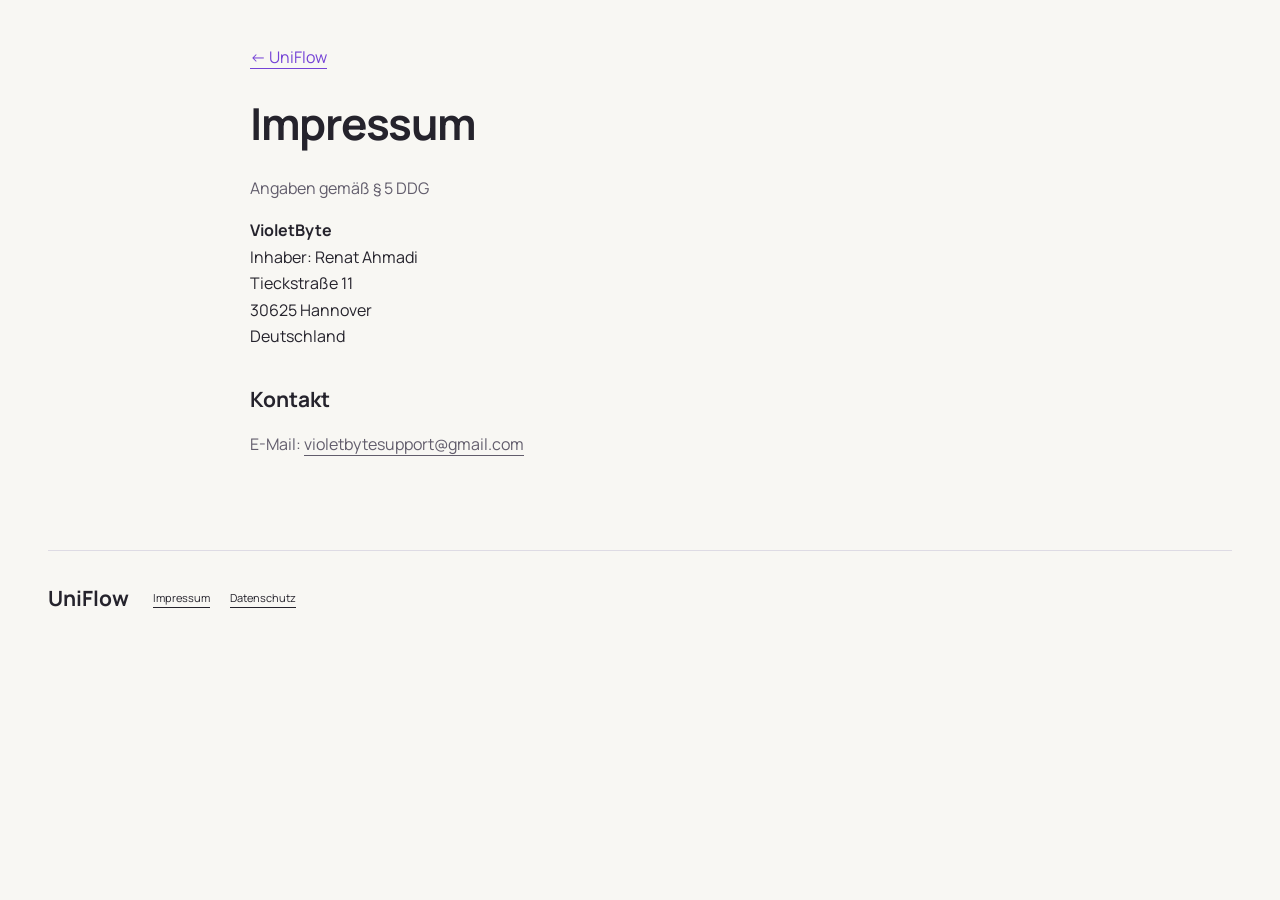
<file: uniflowstudy/impressum.html>
<!doctype html><html lang="de"><head><meta charset="utf-8"><meta name="viewport" content="width=device-width,initial-scale=1"><meta name="referrer" content="no-referrer"><title>Impressum | UniFlow</title><link rel="icon" href="assets/icon.png"><link rel="stylesheet" href="style.css"></head><body><main class="legal wrap"><a class="back" href="./">← UniFlow</a><h1>Impressum</h1><p>Angaben gemäß § 5 DDG</p><address><strong>VioletByte</strong><br>Inhaber: Renat Ahmadi<br>Tieckstraße 11<br>30625 Hannover<br>Deutschland</address><h2>Kontakt</h2><p>E-Mail: <a href="mailto:violetbytesupport@gmail.com">violetbytesupport@gmail.com</a></p></main><footer class="footer wrap"><a class="wordmark" href="./">UniFlow</a><nav aria-label="Footer"><a href="impressum.html">Impressum</a><a href="datenschutz.html">Datenschutz</a></nav></footer></body></html>
</file>
<file: uniflowstudy/style.css>
@font-face{font-family:Manrope;src:url('assets/Manrope-Regular.ttf') format('truetype');font-weight:400;font-display:swap}
@font-face{font-family:Manrope;src:url('assets/Manrope-Bold.ttf') format('truetype');font-weight:700 900;font-display:swap}
:root{color-scheme:light;--paper:#f8f7f3;--ink:#25232c;--muted:#625d6c;--violet:#7543d6;--line:#dedbe4}
*{box-sizing:border-box}html{scroll-behavior:smooth}body{margin:0;background:var(--paper);color:var(--ink);font:400 16px/1.65 Manrope,system-ui,sans-serif}a{color:inherit;text-underline-offset:5px}a:focus-visible{outline:3px solid var(--violet);outline-offset:6px}img{max-width:100%;height:auto;display:block}.wrap{width:min(1220px,calc(100% - 96px));margin-inline:auto}.skip{position:absolute;left:16px;top:-100px;background:white;padding:12px;z-index:10}.skip:focus{top:12px}.top{display:flex;align-items:center;justify-content:space-between;padding-block:30px}.brand{display:flex;align-items:center;gap:12px;text-decoration:none;font-size:24px;font-weight:700;letter-spacing:-1px}.brand img{border-radius:12px}.brand span{font-size:10px;letter-spacing:1.4px;margin-left:8px;color:var(--muted)}.nav-link{font-size:13px;text-decoration:none}.nav-link span{color:var(--violet);margin-left:15px}.hero{display:grid;grid-template-columns:1.15fr 1fr;align-items:center;gap:40px;padding-block:52px 84px}.eyebrow{font-size:11px;letter-spacing:2px;font-weight:700;color:var(--violet);margin:0 0 24px}h1{font-size:clamp(48px,5.6vw,78px);line-height:1.06;letter-spacing:-4px;margin:0 0 28px}h1 span{color:var(--violet)}.intro{font-size:21px;max-width:405px;line-height:1.55;color:var(--muted)}.platform{font-size:12px;margin:30px 0 12px;color:var(--muted)}.badges{display:flex;align-items:center;gap:16px;flex-wrap:wrap}.badges img{height:51px;width:auto;max-width:100%;object-fit:contain}.instagram{display:block;font-size:12px;text-decoration:none;margin-top:24px;color:var(--muted)}.instagram strong{display:block;font-size:14px;color:var(--ink);margin-top:3px}.hero-visual{position:relative;display:flex;align-items:center;flex-direction:column;isolation:isolate}.orbit{position:absolute;width:100%;aspect-ratio:1;border-radius:50%;background:#ece6f7;top:11%;z-index:-1}.phone{width:252px;border:7px solid #28252f;border-radius:34px;overflow:hidden;box-shadow:0 22px 55px #30204022;background:#28252f}.phone img{width:100%;height:auto}.visual-caption{font-size:11px;letter-spacing:.2px;margin-top:23px;color:var(--muted)}.features{display:grid;grid-template-columns:repeat(4,1fr);gap:34px;border-block:1px solid var(--line);padding-block:36px}.number{font-size:10px;letter-spacing:1.5px;color:var(--violet);font-weight:700}.features h2{font-size:19px;line-height:1.3;margin:13px 0 10px;letter-spacing:-.5px}.features p{font-size:13px;color:var(--muted);margin:0;line-height:1.65}.gallery{padding-block:76px 64px}.section-heading h2{font-size:40px;line-height:1.2;letter-spacing:-1.7px;margin:0 0 38px}.section-heading .eyebrow{margin-bottom:16px}.screens{display:grid;grid-template-columns:repeat(4,minmax(0,1fr));gap:28px}figure{margin:0}figcaption{font-size:14px;font-weight:700;margin-bottom:16px}figcaption span{font-size:10px;color:var(--violet);margin-right:10px}.screen-frame{background:#ebe7f1;padding:14px;border-radius:22px}.screen-frame img{width:100%;height:auto;border-radius:12px;border:1px solid #dedbe4}.screen-note{font-size:11px;color:var(--muted);margin-top:24px}.social{display:flex;justify-content:space-between;align-items:center;gap:24px;border-top:1px solid var(--line);padding-block:34px 44px}.social .eyebrow{margin-bottom:10px}.social h2{font-size:21px;letter-spacing:-.5px;margin:0}.social>a{color:var(--violet);font-weight:700;text-decoration:none;white-space:nowrap}.footer{border-top:1px solid var(--line);display:flex;align-items:center;gap:24px;padding-block:30px 38px;flex-wrap:wrap}.wordmark{text-decoration:none;font-weight:700;font-size:21px}.footer nav{display:flex;gap:20px;flex-wrap:wrap;font-size:11px}.footer small{margin-left:auto;color:var(--muted);font-size:10px}.legal{max-width:780px;padding-block:44px 76px}.legal h1{font-size:44px;letter-spacing:-1.5px}.legal h2{font-size:21px;margin-top:36px;line-height:1.35}.legal p,.legal li{color:var(--muted)}.legal a{overflow-wrap:anywhere}.legal .date{font-size:12px}.legal address{font-style:normal}.legal .back{display:inline-block;margin-bottom:30px;color:var(--violet)}
@media(max-width:900px){.wrap{width:calc(100% - 48px)}.brand span{display:none}.hero{gap:20px}h1{font-size:54px;letter-spacing:-2.7px}.intro{font-size:18px}.phone{width:220px}.features{gap:22px;grid-template-columns:repeat(2,1fr)}.screens{gap:22px;grid-template-columns:repeat(2,1fr)}.screen-frame{padding:22px}.social{align-items:flex-start}.footer small{margin-left:0}.badges{gap:12px}.badges img{height:45px}}
@media(max-width:560px){.wrap{width:calc(100% - 40px)}.top{padding-block:20px}.brand{font-size:21px}.brand img{width:36px;height:36px}.nav-link{font-size:11px}.nav-link span{margin-left:3px}.hero{grid-template-columns:1fr;padding-block:34px 45px;gap:38px}h1{font-size:52px;letter-spacing:-2.8px}.intro{max-width:320px;font-size:18px}.eyebrow{font-size:9px;letter-spacing:1.6px}.hero-visual{max-width:340px;width:100%;margin:auto}.phone{width:220px}.orbit{width:100%}.platform{margin-top:24px}.features{padding-block:28px;gap:26px 22px}.features h2{font-size:17px}.features p{font-size:12px}.gallery{padding-block:46px 38px}.section-heading h2{font-size:31px;letter-spacing:-1px}.screens{gap:26px 12px}.screen-frame{padding:8px;border-radius:15px}.screen-frame img{border-radius:8px}.social{flex-direction:column;padding-block:28px}.social h2{font-size:19px}.footer{gap:18px}.footer nav{gap:14px 18px}.legal h1{font-size:34px;overflow-wrap:anywhere}.legal{padding-top:20px}}
@media(prefers-reduced-motion:reduce){html{scroll-behavior:auto}}
</file>
